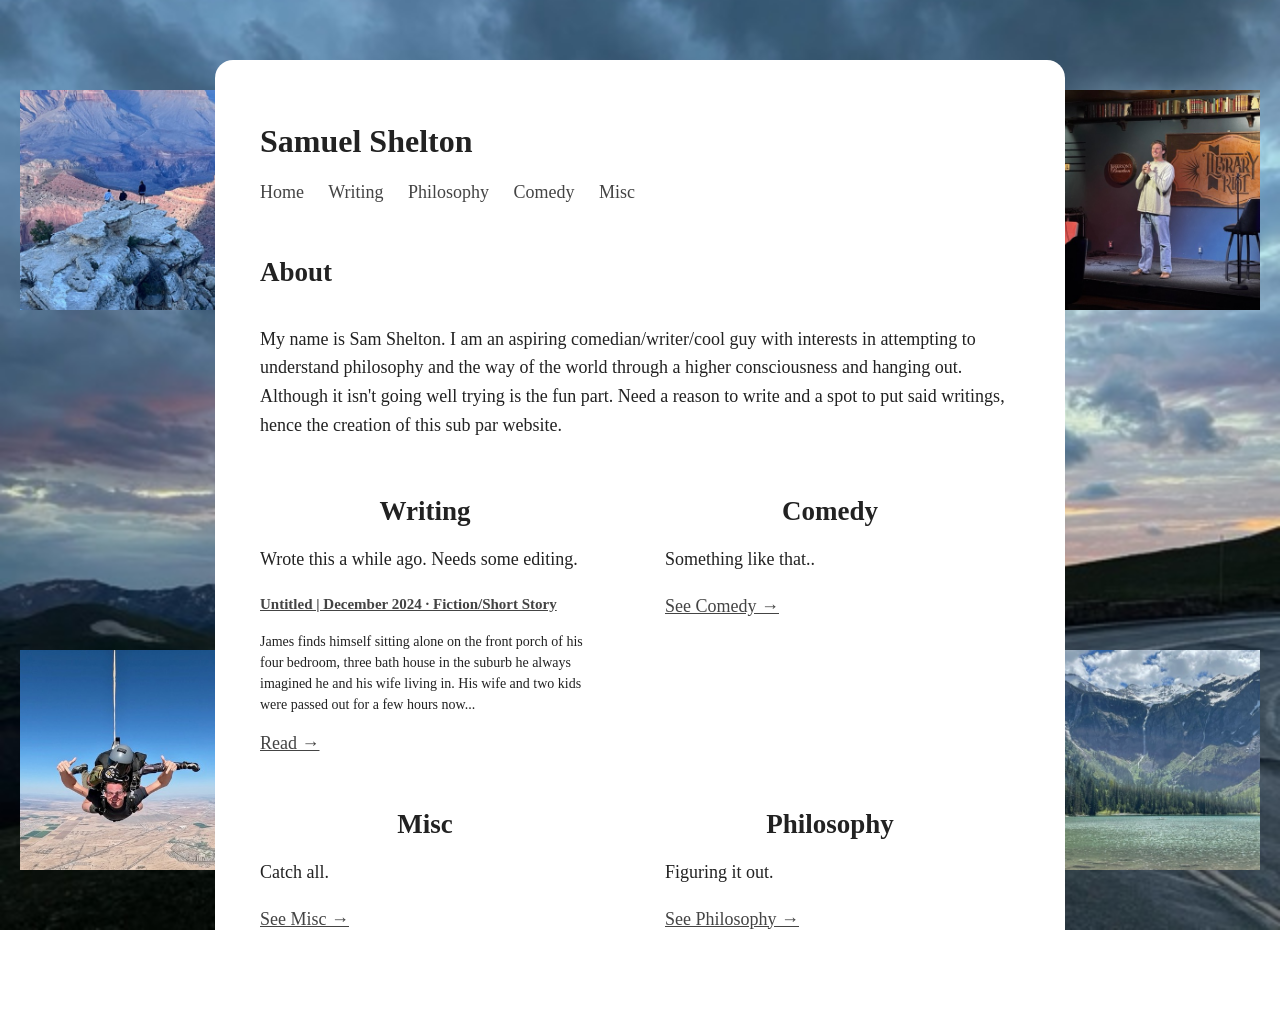
<file: index.html>
<!DOCTYPE html>
<html lang="en">

<head>
    <link rel="icon" type="image/jpeg" href="images/website%20upload/double%20rainbow%20Medium.jpeg">
    <meta charset="UTF-8">
    <meta name="viewport" content="width=device-width, initial-scale=1.0">
    <title>Samuel Shelton</title>

    <link rel="stylesheet" href="style.css">
    <link rel="stylesheet" href="css/home.css">
</head>

<body>

    <!-- MARGIN PHOTOS -->
    <div class="margin-photos">

        <img class="margin-photo left photo-1"
             src="images/website%20upload/grand%20canyon%20Medium.jpeg"
             alt="">

        <img class="margin-photo right photo-2"
             src="images/website%20upload/standup%2001%20Medium.jpeg"
             alt="">

        <img class="margin-photo left photo-3"
             src="images/website%20upload/skydive%20Medium.jpeg"
             alt="">

        <img class="margin-photo right photo-4"
             src="images/website%20upload/montana%20lake%20Medium.jpeg"
             alt="">

    </div>


    <!-- WHITE CONTENT BOX -->
    <div class="home-content">

        <!-- HEADER -->
        <header>

            <h1>Samuel Shelton</h1>

            <nav>
                <a href="index.html">Home</a>
                <a href="writing/">Writing</a>
                <a href="philosophy/">Philosophy</a>
                <a href="comedy/">Comedy</a>
                <a href="misc/">Misc</a>
            </nav>

        </header>


        <main>

            <!-- ABOUT -->
            <section class="about-section">

                <h2>About</h2>

                <p>
                    My name is Sam Shelton. I am an aspiring comedian/writer/cool guy
                    with interests in attempting to understand philosophy and the way
                    of the world through a higher consciousness and hanging out.
                    Although it isn't going well trying is the fun part. Need a reason
                    to write and a spot to put said writings, hence the creation of this sub par website.
                </p>

            </section>


            <!-- FOUR MAIN SECTIONS -->
            <div class="home-grid">


                <!-- WRITING -->
                <section class="home-section writing-home">

                    <h2>
                        <a href="writing/">Writing</a>
                    </h2>

                    <p>
                        Wrote this a while ago. Needs some editing.
                    </p>

                    <h3 class="writing-link">
                        <a href="writing/untitled.html">
                            Untitled | December 2024 · Fiction/Short Story
                        </a>
                    </h3>

                    <p>
                        James finds himself sitting alone on the front porch of his
                        four bedroom, three bath house in the suburb he always imagined
                        he and his wife living in. His wife and two kids were passed
                        out for a few hours now...
                    </p>

                    <a href="writing/untitled.html">Read →</a>

                </section>


                <!-- COMEDY -->
                <section class="home-section">

                    <h2>
                        <a href="comedy/">Comedy</a>
                    </h2>

                    <p>
                        Something like that..
                    </p>

                    <a href="comedy/">See Comedy →</a>

                </section>


                <!-- MISC -->
                <section class="home-section">

                    <h2>
                        <a href="misc/">Misc</a>
                    </h2>

                    <p>
                        Catch all.
                    </p>

                    <a href="misc/">See Misc →</a>

                </section>


                <!-- PHILOSOPHY -->
                <section class="home-section">

                    <h2>
                        <a href="philosophy/">Philosophy</a>
                    </h2>

                    <p>
                        Figuring it out.
                    </p>

                    <a href="philosophy/">See Philosophy →</a>

                </section>


            </div>

        </main>

    </div>

</body>

</html>
</file>
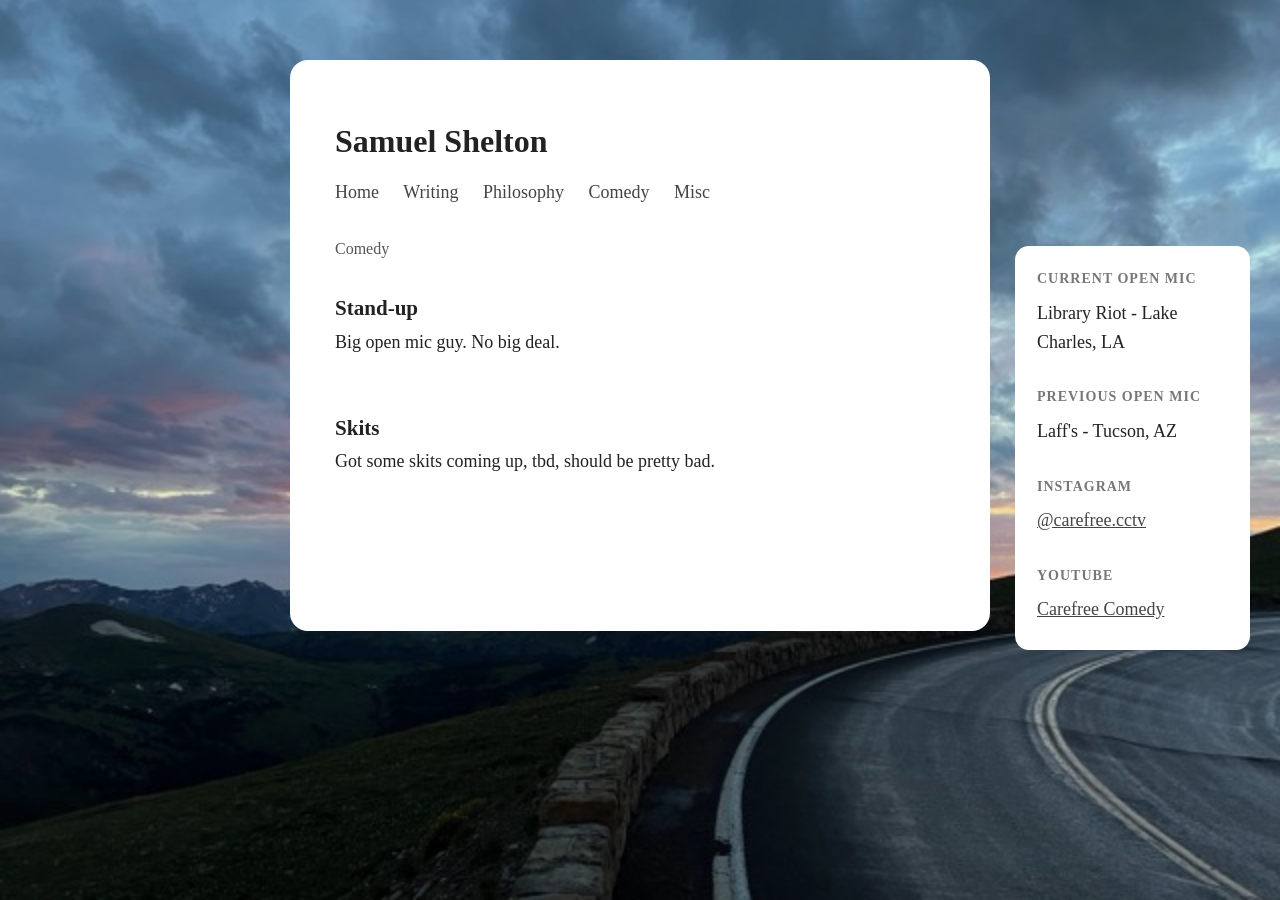
<file: comedy/index.html>
<!DOCTYPE html>
<html lang="en">

<head>
    <meta charset="UTF-8">
    <meta name="viewport" content="width=device-width, initial-scale=1.0">
    
    <title>Comedy — Samuel Shelton</title>

    <link rel="icon" type="image/jpeg" href="../images/website%20upload/double%20rainbow%20Medium.jpeg">
    
    <link rel="stylesheet" href="../style.css">
    <link rel="stylesheet" href="../css/comedy.css">
</head>

<body>

    <header>
        <h1><a href="../index.html">Samuel Shelton</a></h1>

        <nav>
            <a href="../index.html">Home</a>
            <a href="../writing/">Writing</a>
            <a href="../philosophy/">Philosophy</a>
            <a href="../comedy/">Comedy</a>
            <a href="../misc/">Misc</a>
        </nav>
    </header>


    <main class="comedy-page">

        <!-- MAIN BLOG AREA -->

        <div class="comedy-blog">

            <p class="page-label">Comedy</p>


            <!-- BLOG ENTRY -->

            <article class="comedy-entry">

                <h3>Stand-up</h3>

                <p>
                    Big open mic guy. No big deal.

            </article>


            <!-- BLOG ENTRY -->

            <article class="comedy-entry">

                <h3>Skits</h3>

                <p>
                    Got some skits coming up, tbd, should be pretty bad.
                </p>

            </article>

        </div>


        <!-- RIGHT SIDEBAR -->

        <aside class="comedy-sidebar">

            <div class="sidebar-section">
                <h3>Current Open Mic</h3>
                <p>Library Riot - Lake Charles, LA</p>
            </div>

            <div class="sidebar-section">
                <h3>Previous Open Mic</h3>
                <p>Laff's - Tucson, AZ</p>
            </div>

            <div class="sidebar-section">
                <h3>Instagram</h3>
                <p>
                    <a href="https://www.instagram.com/carefree.cctv/" target="_blank">
                        @carefree.cctv
                    </a>
                </p>
            </div>

            <div class="sidebar-section">
                <h3>YouTube</h3>
                <p>
                    <a href="https://www.youtube.com/@carefree.comedy" target="_blank">
                        Carefree Comedy
                    </a>
                </p>
            </div>

        </aside>

    </main>

</body>

</html>
</file>
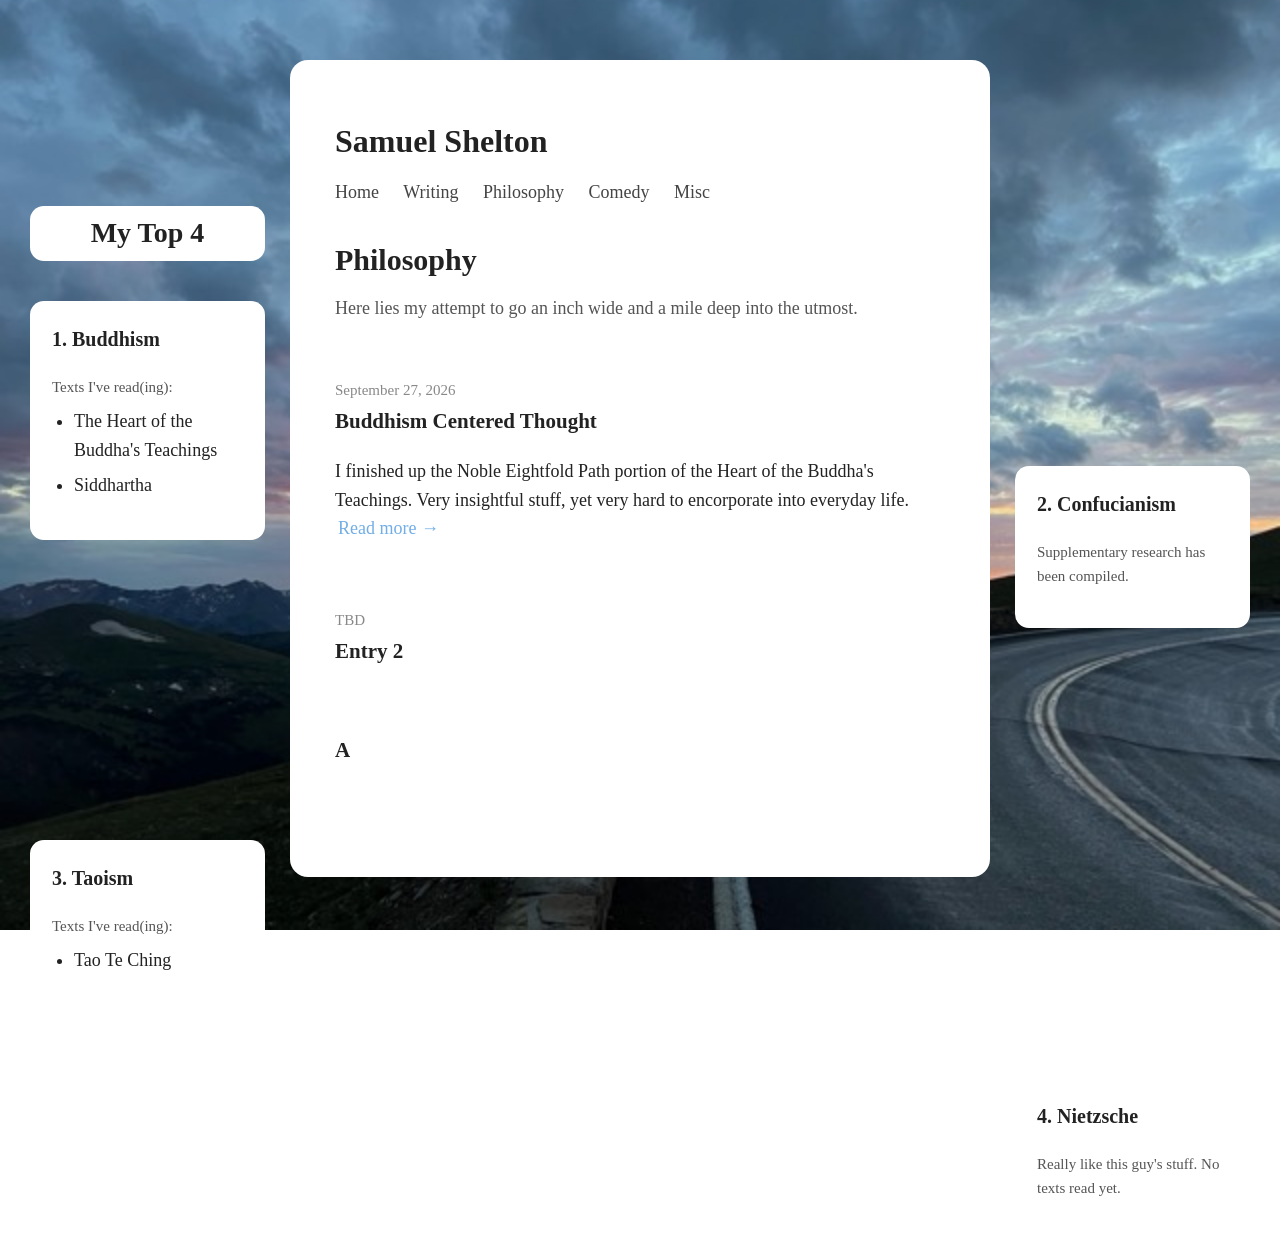
<file: philosophy/index.html>
<!DOCTYPE html>
<html lang="en">

<head>
    <meta charset="UTF-8">
    <meta name="viewport" content="width=device-width, initial-scale=1.0">

    <title>Philosophy — Samuel Shelton</title>

    <link rel="icon" type="image/jpeg" href="../images/website%20upload/double%20rainbow%20Medium.jpeg">

    <link rel="stylesheet" href="../style.css">
    <link rel="stylesheet" href="../css/philosophy.css">
</head>

<body>

    <header>
        <h1><a href="../index.html">Samuel Shelton</a></h1>

        <nav>
            <a href="../index.html">Home</a>
            <a href="../writing/">Writing</a>
            <a href="../philosophy/">Philosophy</a>
            <a href="../comedy/">Comedy</a>
            <a href="../misc/">Misc</a>
        </nav>
    </header>


    <main class="philosophy-page">

        <!-- =========================
             LEFT SIDE
        ========================== -->

        <aside class="philosophy-side philosophy-left">

            <!-- MY TOP 4 LABEL -->

            <div class="philosophy-top-four">
                My Top 4
            </div>


            <!-- PHILOSOPHY #1 -->

            <div class="philosophy-card philosophy-card-1">

                <h2>1. Buddhism</h2>

                <p class="philosophy-card-label">
                    Texts I've read(ing):
                </p>

                <ul>
                    <li>The Heart of the Buddha's Teachings</li>
                    <li>Siddhartha</li>
                </ul>

            </div>


            <!-- PHILOSOPHY #3 -->

            <div class="philosophy-card philosophy-card-3">

                <h2>3. Taoism</h2>

                <p class="philosophy-card-label">
                    Texts I've read(ing):
                </p>

                <ul>
                    <li>Tao Te Ching</li>
                </ul>

            </div>

        </aside>


        <!-- =========================
             CENTER JOURNAL
        ========================== -->

        <section class="philosophy-journal">

            <h1>Philosophy</h1>

            <p class="philosophy-intro">
                Here lies my attempt to go an inch wide and a mile deep into the utmost.
            </p>


            <!-- =========================
                 JOURNAL ENTRY #1
            ========================== -->

            <article class="philosophy-entry">

                <p class="philosophy-date">
                    September 27, 2026
                </p>

                <h2>Buddhism Centered Thought</h2>

                <!-- PREVIEW -->

                <p class="philosophy-preview">
                    I finished up the Noble Eightfold Path portion of the Heart of the Buddha's Teachings. Very insightful stuff, yet very hard to encorporate into everyday life.
                    <button
                        class="read-more-button"
                        type="button"
                        onclick="expandPhilosophy(this)">
                        Read more →
                    </button>
                </p>


                <!-- HIDDEN FULL TEXT -->

                <div class="philosophy-expanded">

                    <p>
                        Right mindfulness may be the kicker here. If you can practice that one conquering the rest comes much easier. To have a mind that is not all over the place all the time is not an easy thing to do. Another concept that is different from most modern ideologies is the art of detatchment. Imagine wanting to achieve something. Frowned upon word there is wanting. It's nearly impossible, without devoting one's whole life, to live via the eightfold path if you want to achieve something. On the contrary, i could be missing the point.
                    </p>

                    <p>
                        This is why I have been more inclined to round up bits and pieces from a few of these guys. I have deep respect for the morals that Buddhism introduces. But being a young man I'm naturally drawn to the the Nietzschean idea of Nihilism and logotherapy, creating meaning for yourself, committed to creating your own reality and keeping up with one's own future while still being righteous. And doing so however he see fit.
                    </p>

                    <p>
                        I think it would be ignorant to say that Buddhism is outdated because it is not. It is not a viable way to live for most people, including myself. I can only strive to align with the noble eightfold path beacuse I do believe that true happiness can emerge from that path. But it will take a lifetime or two to get there. Rereading this I can see it is all over the place, but that's the beauty of progress.
                    </p>

                    <button
                        class="show-less-button"
                        type="button"
                        onclick="collapsePhilosophy(this)">
                        Show less ↑
                    </button>

                </div>

            </article>


            <!-- =========================
                 JOURNAL ENTRY #2
            ========================== -->

            <article class="philosophy-entry">

                <p class="philosophy-date">TBD</p>

                <h2>Entry 2</h2>

                <p>
                </p>

            </article>


            <!-- =========================
                 JOURNAL ENTRY #3
            ========================== -->

            <article class="philosophy-entry">

                <p class="philosophy-date"></p>

                <h2></h2>

                <p>
                </p>

            </article>


            <!-- =========================
                 JOURNAL ENTRY #4
            ========================== -->

            <article class="philosophy-entry">

                <p class="philosophy-date"></p>

                <h2>A</h2>

                <p>
                </p>

            </article>

        </section>


        <!-- =========================
             RIGHT SIDE
        ========================== -->

        <aside class="philosophy-side philosophy-right">

            <!-- PHILOSOPHY #2 -->

            <div class="philosophy-card philosophy-card-2">

                <h2>2. Confucianism</h2>

                <p class="philosophy-card-label">
                    Supplementary research has been compiled.
                </p>

                <ul>
                </ul>

            </div>


            <!-- PHILOSOPHY #4 -->

            <div class="philosophy-card philosophy-card-4">

                <h2>4. Nietzsche</h2>

                <p class="philosophy-card-label">
                    Really like this guy's stuff. No texts read yet.
                </p>

                <ul>
                </ul>

            </div>

        </aside>

    </main>


    <!-- =========================
         READ MORE SCRIPT
    ========================== -->

    <script>

        function expandPhilosophy(button) {

            const entry = button.closest(".philosophy-entry");

            const expandedText = entry.querySelector(".philosophy-expanded");

            expandedText.style.display = "block";

            button.style.display = "none";

        }


        function collapsePhilosophy(button) {

            const entry = button.closest(".philosophy-entry");

            const expandedText = entry.querySelector(".philosophy-expanded");

            const readMoreButton = entry.querySelector(".read-more-button");

            expandedText.style.display = "none";

            readMoreButton.style.display = "inline";

        }

    </script>

</body>

</html>
</file>
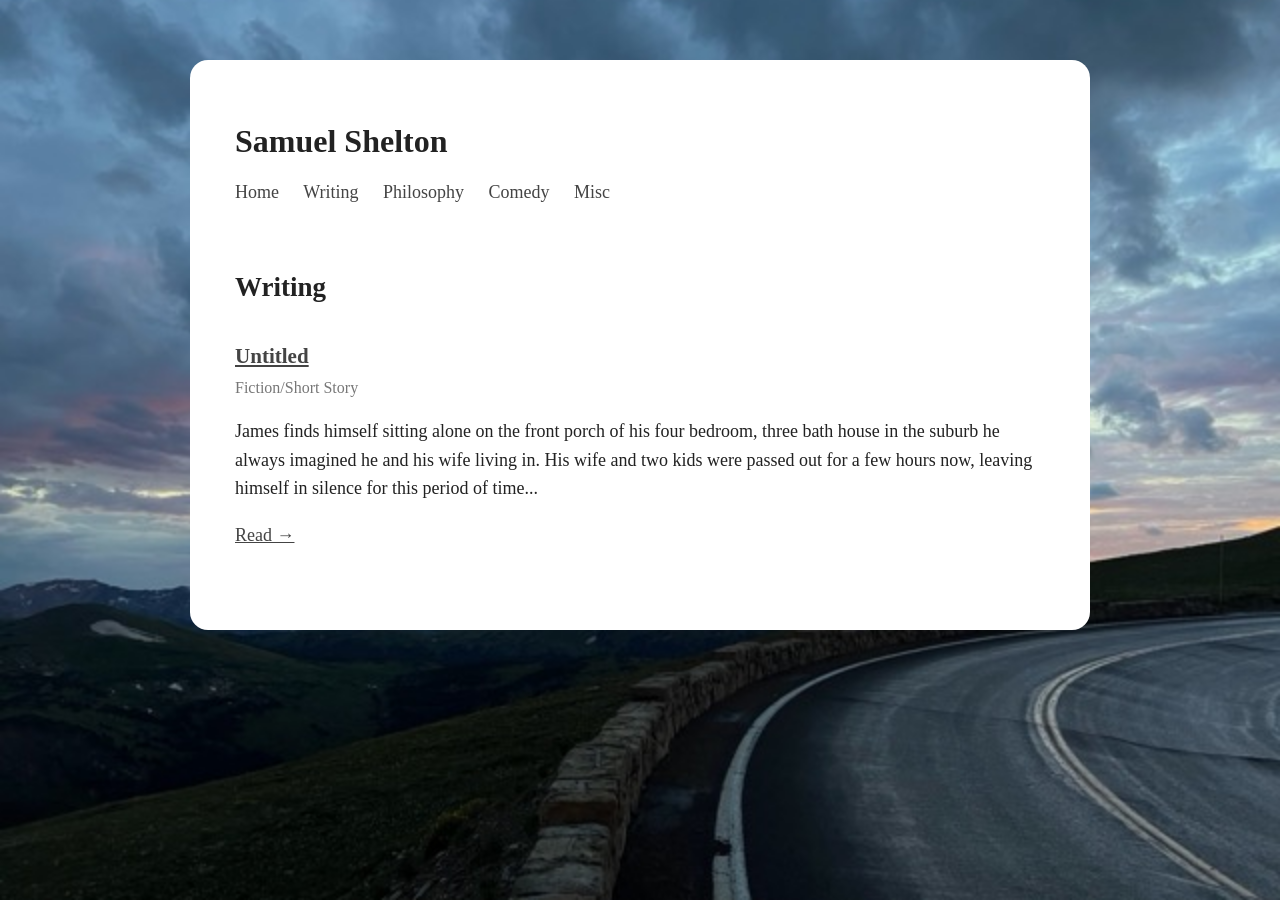
<file: writing/index.html>
<!DOCTYPE html>
<html lang="en">

<head>
    <meta charset="UTF-8">
    <meta name="viewport" content="width=device-width, initial-scale=1.0">
    <title>Writing — Samuel Shelton</title>
    <link rel="icon" type="image/jpeg" href="../images/website%20upload/double%20rainbow%20Medium.jpeg">
    <link rel="stylesheet" href="../style.css">
    <link rel="stylesheet" href="../css/writing.css">
</head>

<body>

    <header>
        <h1><a href="../index.html">Samuel Shelton</a></h1>

        <nav>
            <a href="../index.html">Home</a>
            <a href="../writing/">Writing</a>
            <a href="../philosophy/">Philosophy</a>
            <a href="../comedy/">Comedy</a>
            <a href="../misc/">Misc</a>

        </nav>
    </header>

    <main>

        <h2>Writing</h2>

        <article class="writing-preview">

            <h3>
                <a href="../writing/untitled.html">Untitled</a>
            </h3>

            <p class="post-info">Fiction/Short Story</p>

            <p>
                James finds himself sitting alone on the front porch of his
                four bedroom, three bath house in the suburb he always imagined
                he and his wife living in. His wife and two kids were passed
                out for a few hours now, leaving himself in silence for this
                period of time...
            </p>

            <a href="../writing/untitled.html">Read →</a>

        </article>

    </main>

</body>

</html>
</file>
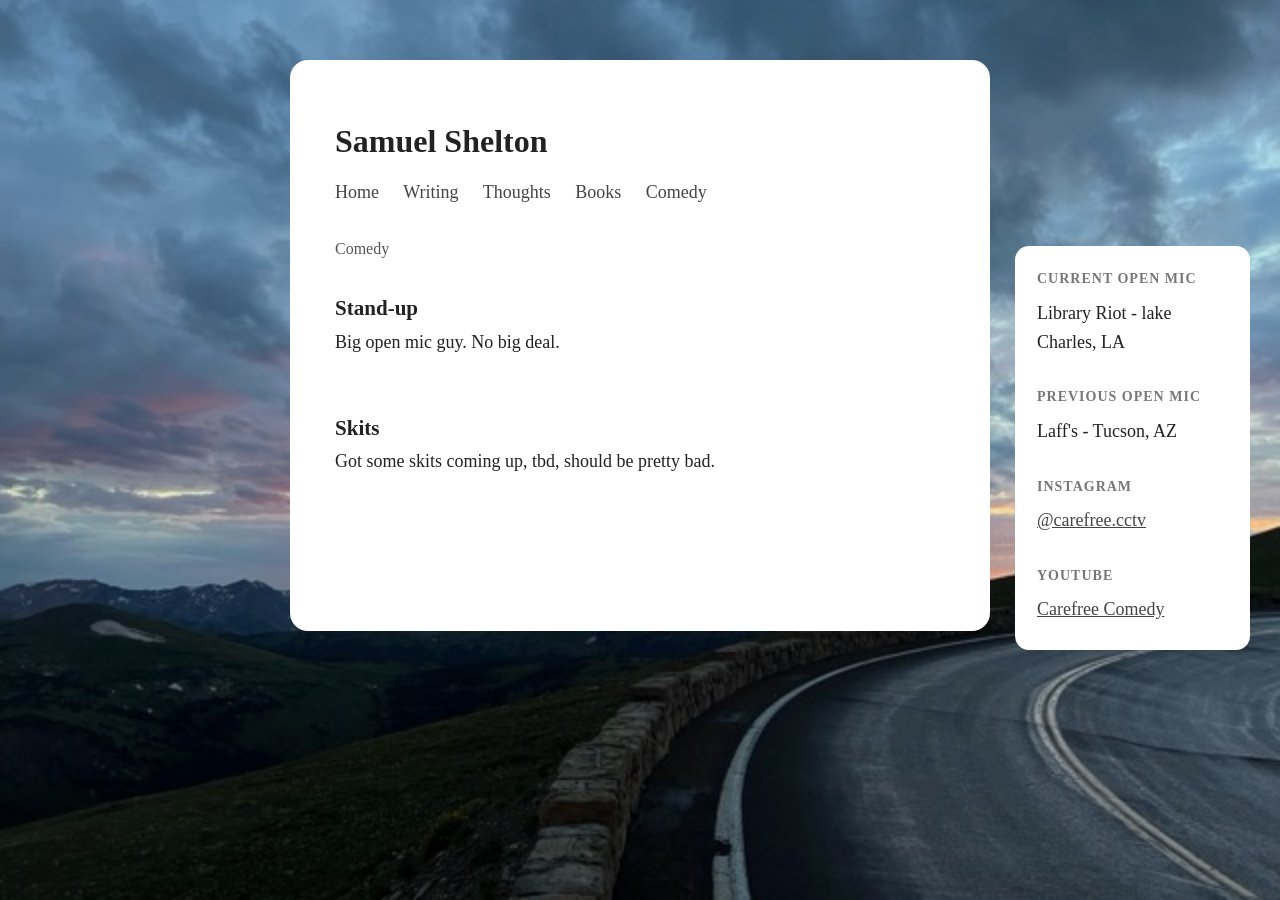
<file: comedy.html>
<!DOCTYPE html>
<html lang="en">

<head>
    <meta charset="UTF-8">
    <meta name="viewport" content="width=device-width, initial-scale=1.0">
    <title>Comedy — Samuel Shelton</title>
    <link rel="stylesheet" href="style.css">
    <link rel="stylesheet" href="css/comedy.css">
</head>

<body>

    <header>
        <h1><a href="index.html">Samuel Shelton</a></h1>

        <nav>
            <a href="index.html">Home</a>
            <a href="writing.html">Writing</a>
            <a href="thoughts.html">Thoughts</a>
            <a href="Books.html">Books</a>
            <a href="comedy.html">Comedy</a>
        </nav>
    </header>


    <main class="comedy-page">

        <!-- MAIN BLOG AREA -->

        <div class="comedy-blog">

            <p class="page-label">Comedy</p>


            <!-- BLOG ENTRY -->

            <article class="comedy-entry">

                <h3>Stand-up</h3>

                <p>
                    Big open mic guy. No big deal.

            </article>


            <!-- BLOG ENTRY -->

            <article class="comedy-entry">

                <h3>Skits</h3>

                <p>
                    Got some skits coming up, tbd, should be pretty bad.
                </p>

            </article>

        </div>


        <!-- RIGHT SIDEBAR -->

        <aside class="comedy-sidebar">

            <div class="sidebar-section">
                <h3>Current Open Mic</h3>
                <p>Library Riot - lake Charles, LA</p>
            </div>

            <div class="sidebar-section">
                <h3>Previous Open Mic</h3>
                <p>Laff's - Tucson, AZ</p>
            </div>

            <div class="sidebar-section">
                <h3>Instagram</h3>
                <p>
                    <a href="https://www.instagram.com/carefree.cctv/" target="_blank">
                        @carefree.cctv
                    </a>
                </p>
            </div>

            <div class="sidebar-section">
                <h3>YouTube</h3>
                <p>
                    <a href="https://www.youtube.com/@carefree.comedy" target="_blank">
                        Carefree Comedy
                    </a>
                </p>
            </div>

        </aside>

    </main>

</body>

</html>
</file>
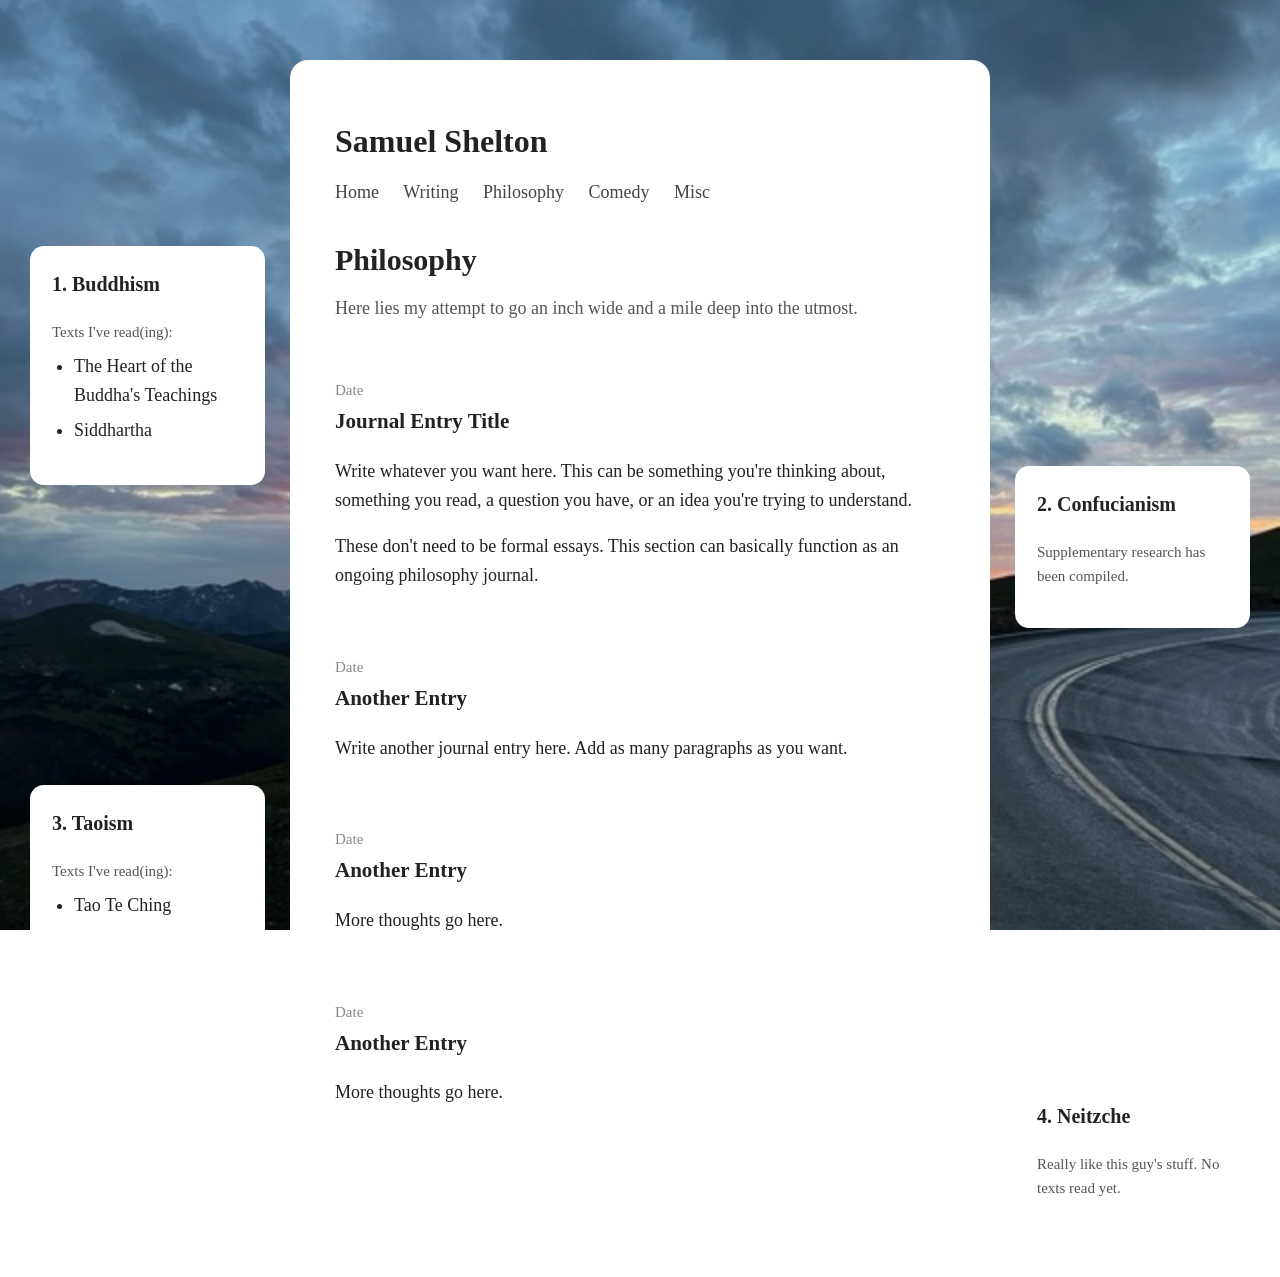
<file: philosophy.html>
<!DOCTYPE html>
<html lang="en">

<head>
    <meta charset="UTF-8">
    <meta name="viewport" content="width=device-width, initial-scale=1.0">
    <title>Philosophy — Samuel Shelton</title>
    <link rel="stylesheet" href="style.css">
    <link rel="stylesheet" href="css/philosophy.css"></head>

<body>

    <header>
        <h1><a href="index.html">Samuel Shelton</a></h1>

        <nav>
            <a href="index.html">Home</a>
            <a href="writing.html">Writing</a>
            <a href="philosophy.html">Philosophy</a>
            <a href="comedy.html">Comedy</a>
            <a href="misc.html">Misc</a>

        </nav>
    </header>


    <main class="philosophy-page">

        <!-- LEFT SIDE -->

        <aside class="philosophy-side philosophy-left">

            <!-- PHILOSOPHY #1 -->
            <div class="philosophy-card philosophy-card-1">

                <h2>1. Buddhism</h2>

                <p class="philosophy-card-label">Texts I've read(ing):</p>

                <ul>
                    <li>The Heart of the Buddha's Teachings</li>
                    
                    <li>Siddhartha</li>
                </ul>

            </div>


            <!-- PHILOSOPHY #3 -->
            <div class="philosophy-card philosophy-card-3">

                <h2>3. Taoism</h2>

                <p class="philosophy-card-label">Texts I've read(ing):</p>

                <ul>
                    <li>Tao Te Ching</li>
                </ul>

            </div>

        </aside>


        <!-- CENTER JOURNAL -->

        <section class="philosophy-journal">

            <h1>Philosophy</h1>

            <p class="philosophy-intro">
                Here lies my attempt to go an inch wide and a mile deep into the utmost. 
            </p>


            <!-- JOURNAL ENTRY -->

            <article class="philosophy-entry">

                <p class="philosophy-date">Date</p>

                <h2>Journal Entry Title</h2>

                <p>
                    Write whatever you want here. This can be something you're
                    thinking about, something you read, a question you have,
                    or an idea you're trying to understand.
                </p>

                <p>
                    These don't need to be formal essays. This section can
                    basically function as an ongoing philosophy journal.
                </p>

            </article>


            <!-- JOURNAL ENTRY -->

            <article class="philosophy-entry">

                <p class="philosophy-date">Date</p>

                <h2>Another Entry</h2>

                <p>
                    Write another journal entry here. Add as many paragraphs
                    as you want.
                </p>

            </article>


            <!-- JOURNAL ENTRY -->

            <article class="philosophy-entry">

                <p class="philosophy-date">Date</p>

                <h2>Another Entry</h2>

                <p>
                    More thoughts go here.
                </p>

            </article>


            <!-- JOURNAL ENTRY -->

            <article class="philosophy-entry">

                <p class="philosophy-date">Date</p>

                <h2>Another Entry</h2>

                <p>
                    More thoughts go here.
                </p>

            </article>

        </section>


        <!-- RIGHT SIDE -->

        <aside class="philosophy-side philosophy-right">

            <!-- PHILOSOPHY #2 -->
            <div class="philosophy-card philosophy-card-2">

                <h2>2. Confucianism</h2>

                <p class="philosophy-card-label">Supplementary research has been compiled.</p>

                <ul>
                    
                </ul>

            </div>


            <!-- PHILOSOPHY #4 -->
            <div class="philosophy-card philosophy-card-4">

                <h2>4. Neitzche</h2>

                <p class="philosophy-card-label">Really like this guy's stuff. No texts read yet.</p>

                <ul>
                    
                </ul>

            </div>

        </aside>

    </main>

</body>

</html>
</file>
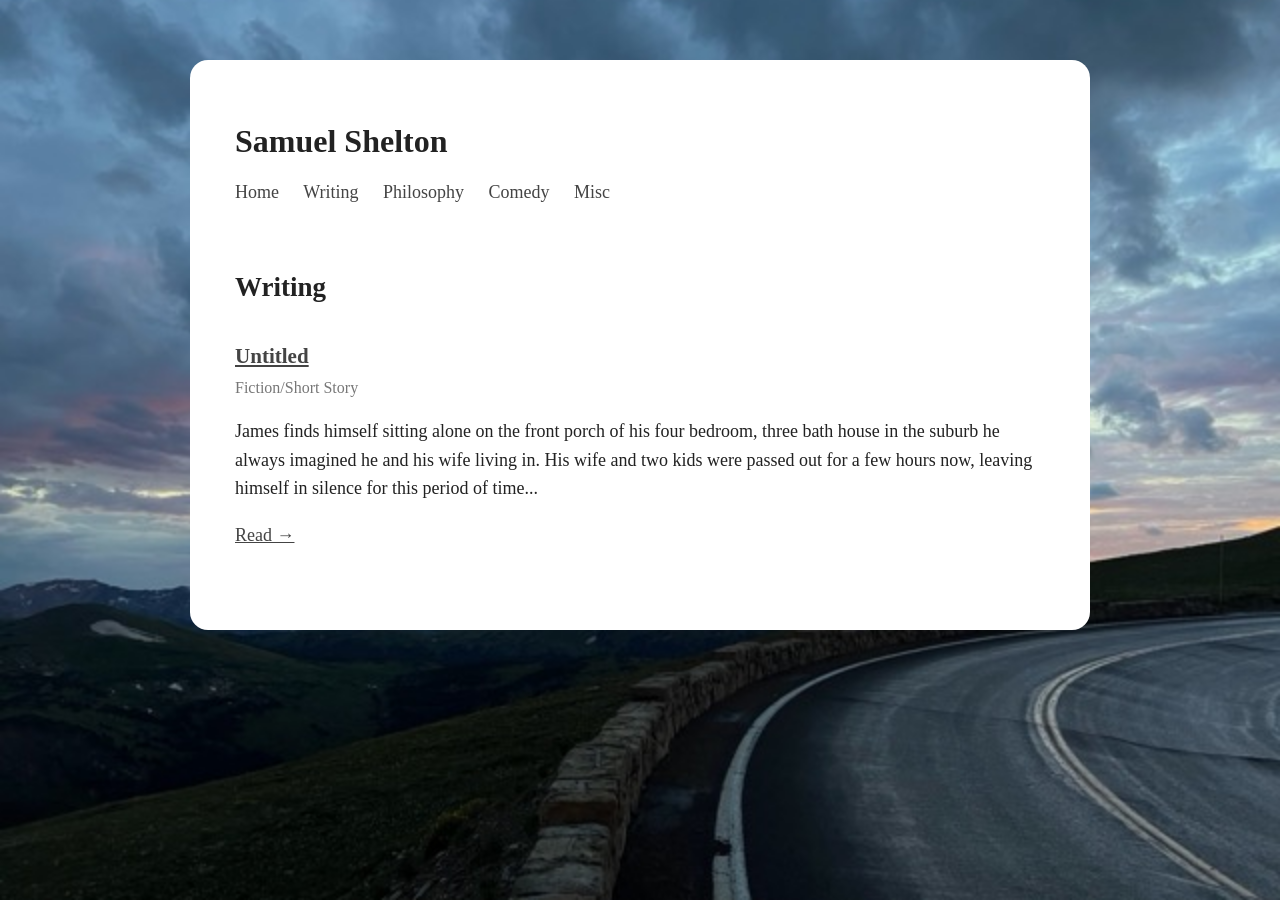
<file: writing.html>
<!DOCTYPE html>
<html lang="en">

<head>
    <meta charset="UTF-8">
    <meta name="viewport" content="width=device-width, initial-scale=1.0">
    <title>Writing — Samuel Shelton</title>
    <link rel="stylesheet" href="style.css">
    <link rel="stylesheet" href="css/writing.css">
</head>

<body>

    <header>
        <h1>Samuel Shelton</h1>

        <nav>
            <a href="index.html">Home</a>
            <a href="writing.html">Writing</a>
            <a href="philosophy.html">Philosophy</a>
            <a href="comedy.html">Comedy</a>
            <a href="misc.html">Misc</a>

        </nav>
    </header>

    <main>

        <h2>Writing</h2>

        <article class="writing-preview">

            <h3>
                <a href="writing/untitled.html">Untitled</a>
            </h3>

            <p class="post-info">Fiction/Short Story</p>

            <p>
                James finds himself sitting alone on the front porch of his
                four bedroom, three bath house in the suburb he always imagined
                he and his wife living in. His wife and two kids were passed
                out for a few hours now, leaving himself in silence for this
                period of time...
            </p>

            <a href="writing/untitled.html">Read →</a>

        </article>

    </main>

</body>

</html>
</file>
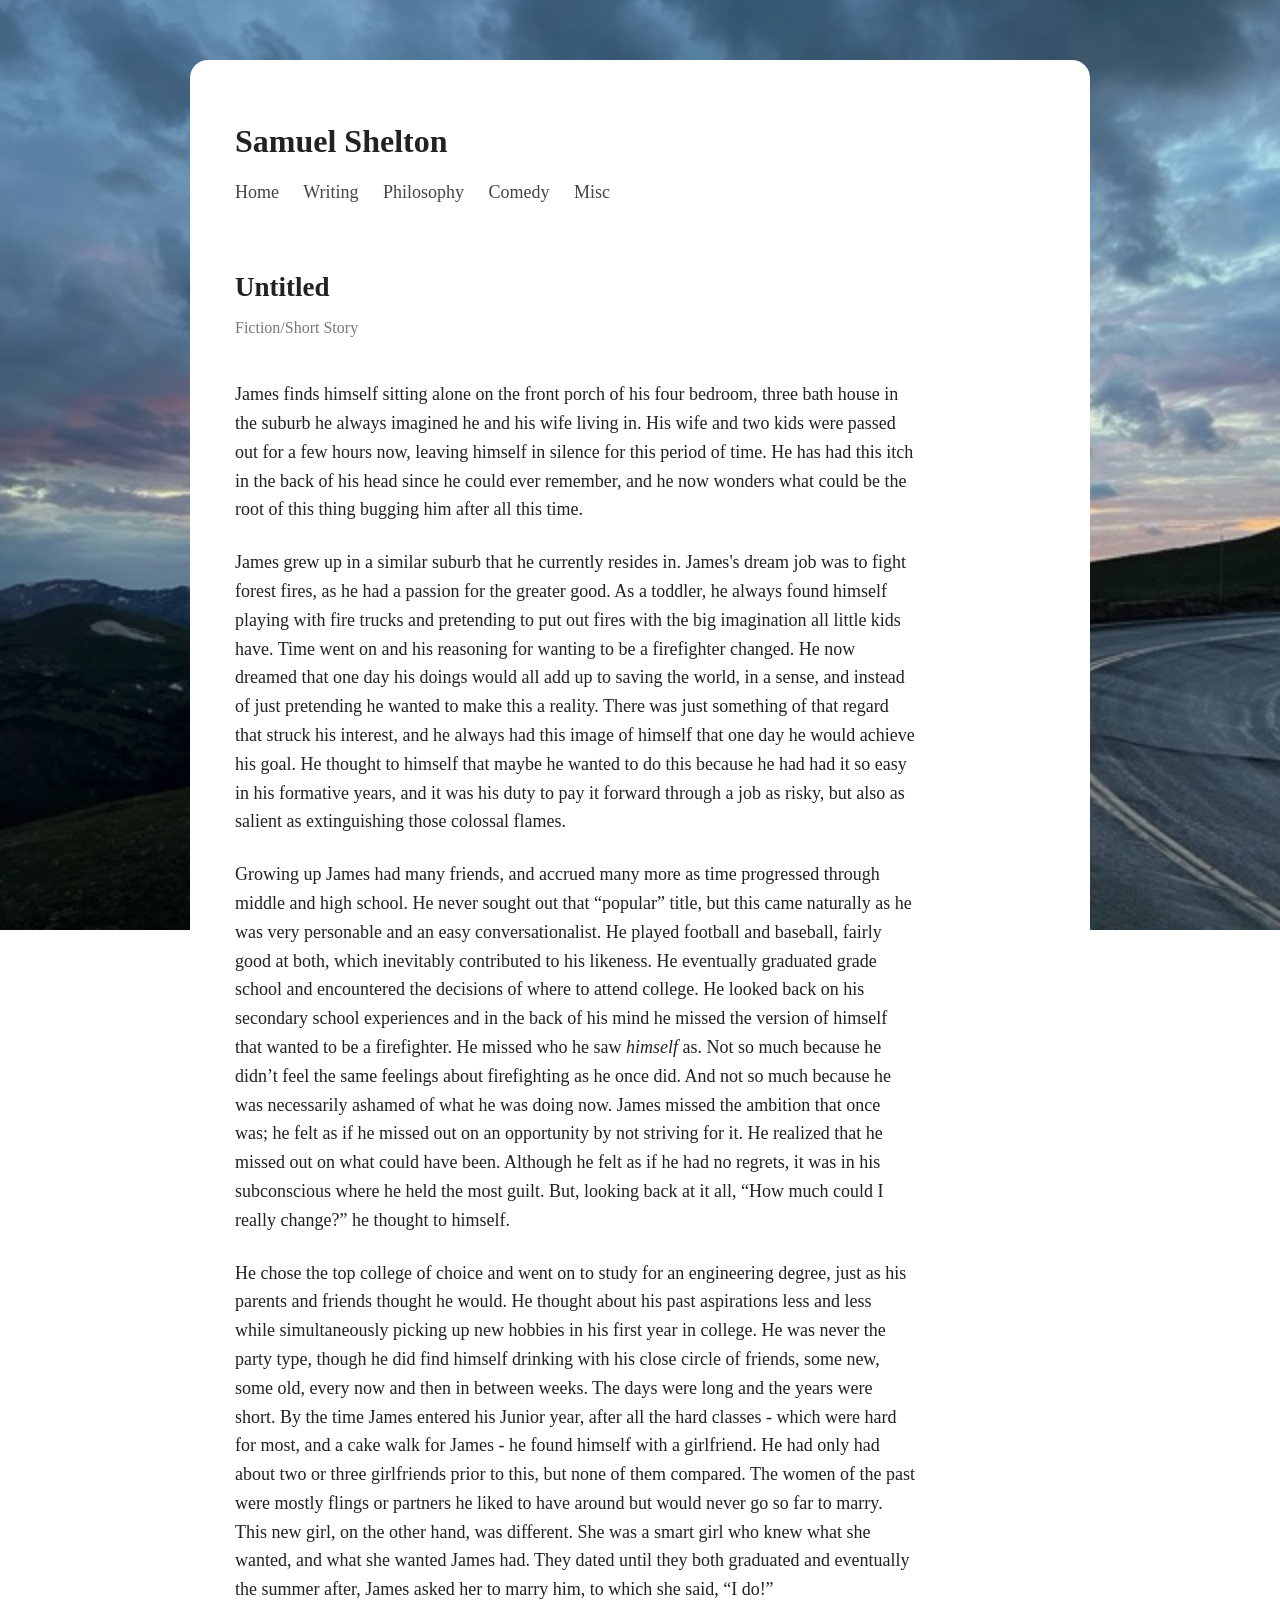
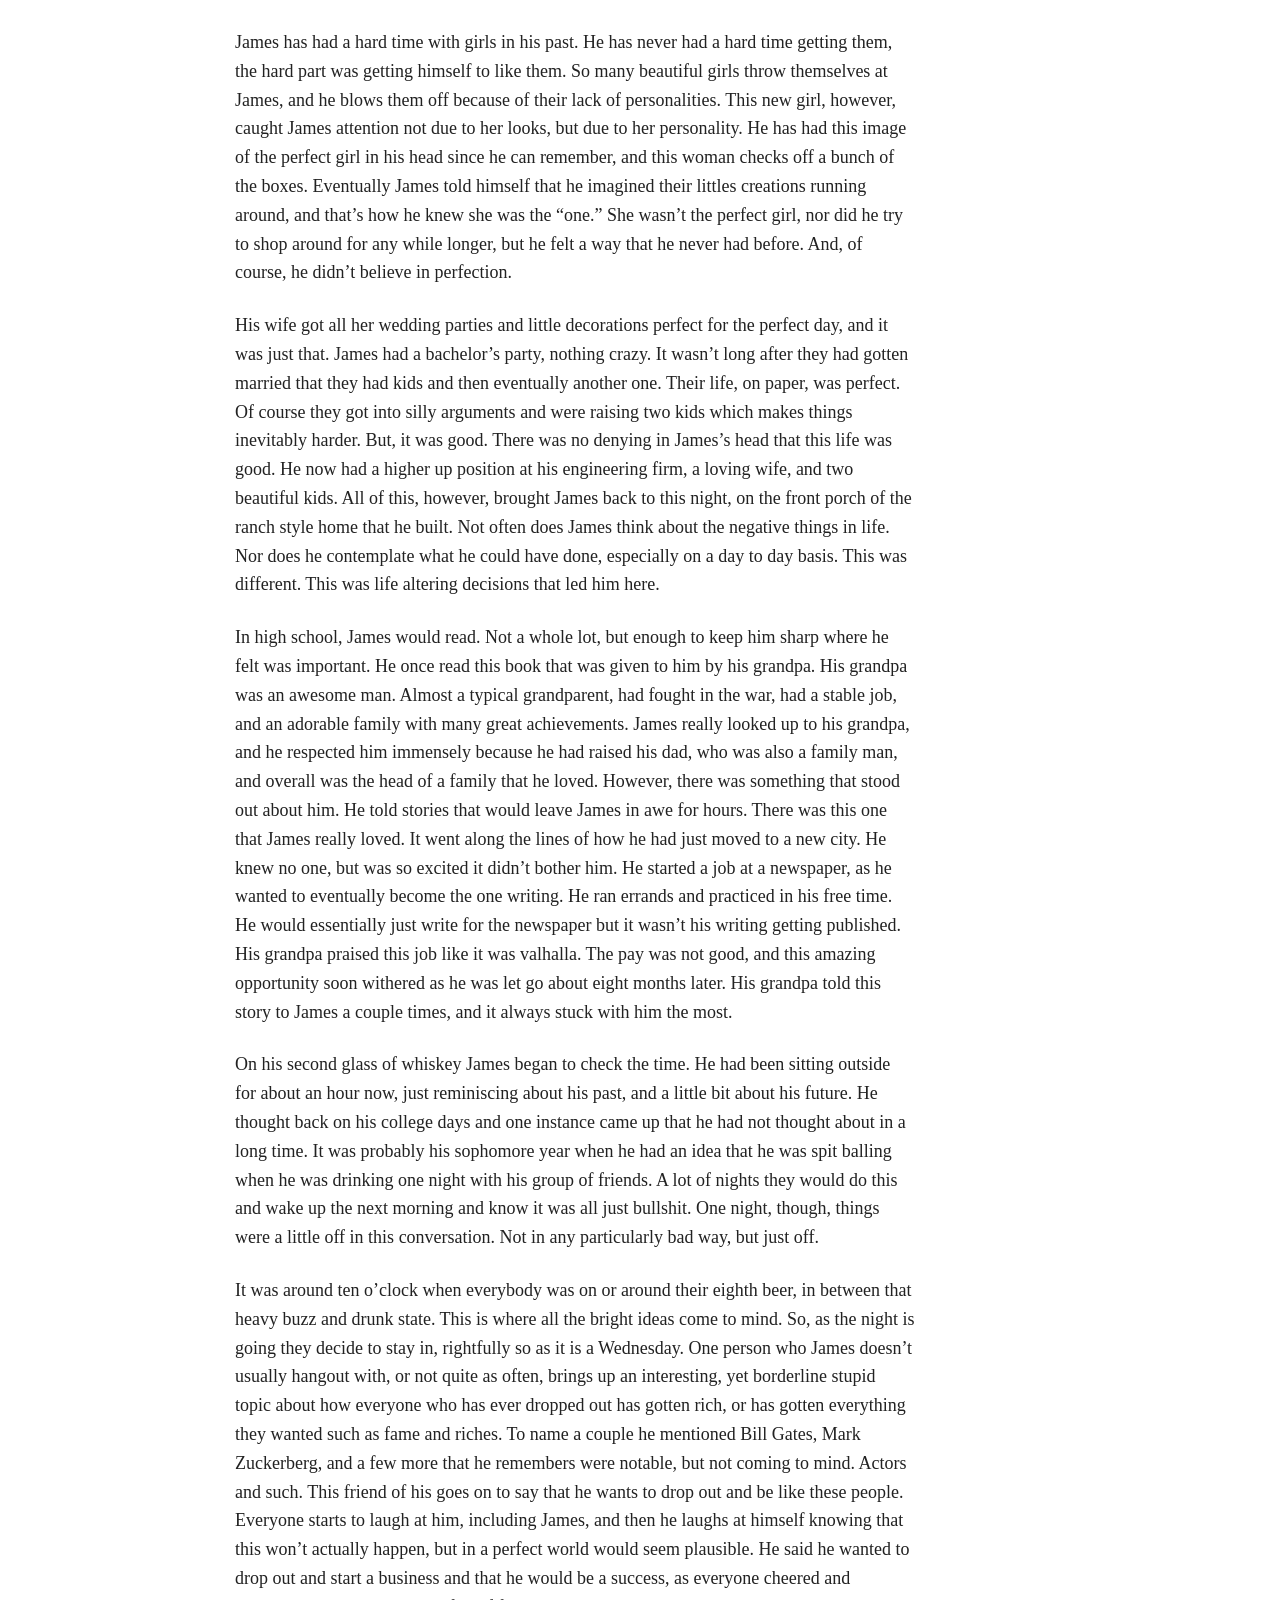
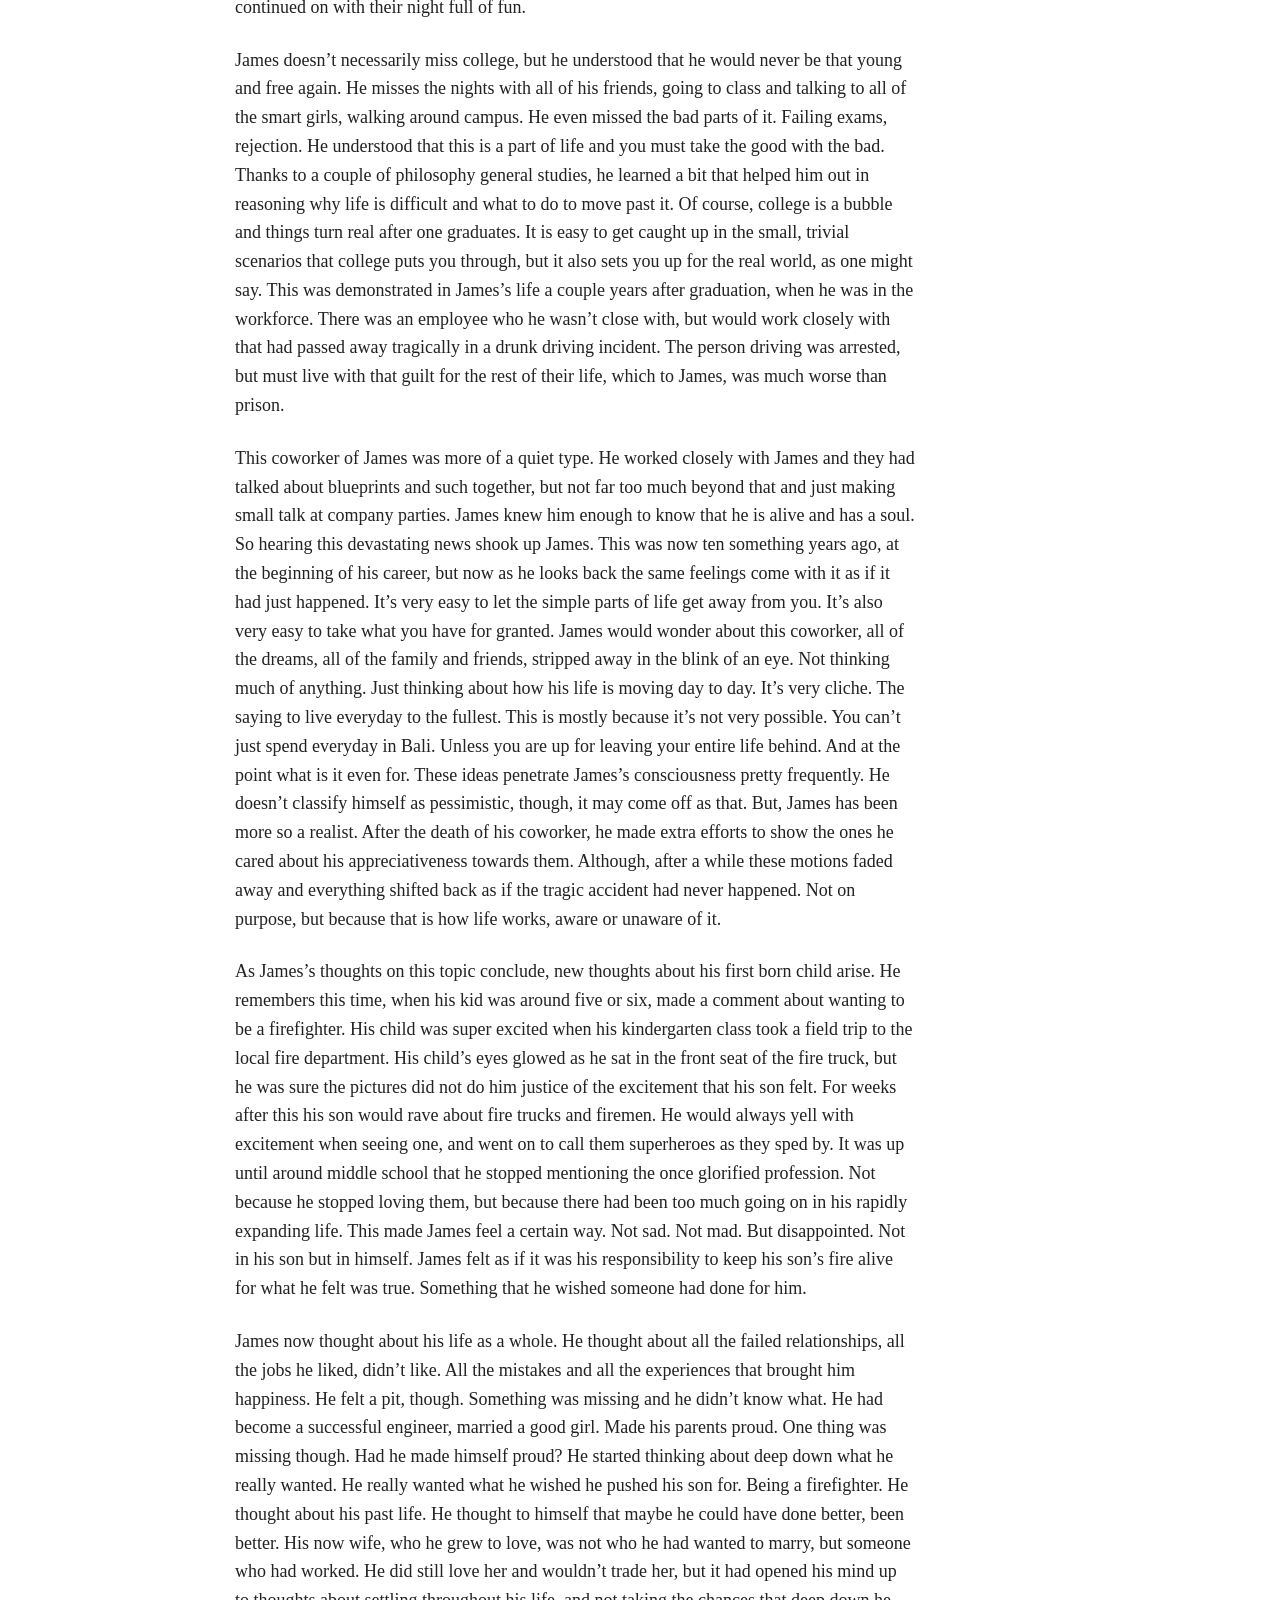
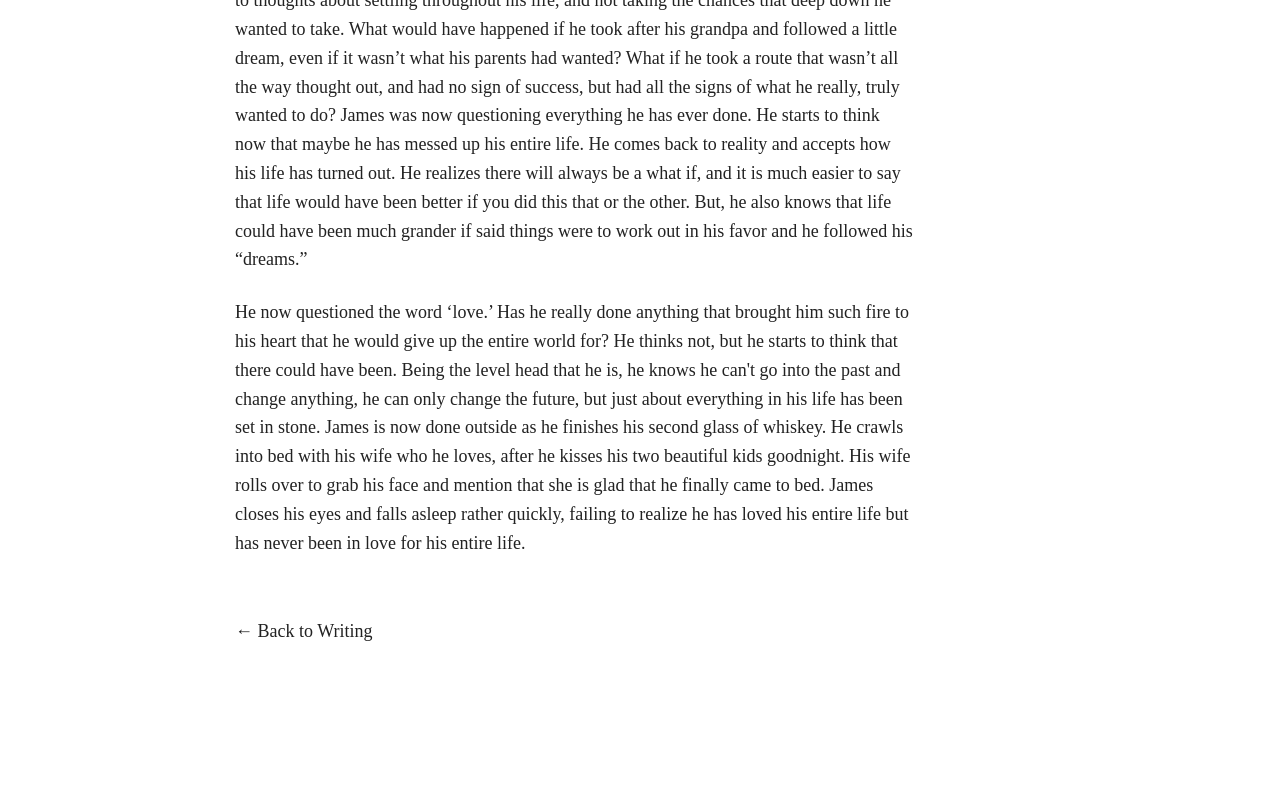
<file: writing/untitled.html>
<!DOCTYPE html>
<html lang="en">

<head>
    <meta charset="UTF-8">
    <meta name="viewport" content="width=device-width, initial-scale=1.0">
    <title>Untitled — Samuel Shelton</title>
    <link rel="icon" type="image/jpeg" href="../images/website%20upload/double%20rainbow%20Medium.jpeg">
    <link rel="stylesheet" href="../style.css">
    <link rel="stylesheet" href="../css/writing.css">
</head>

<body>

    <header>
        <h1><a href="../index.html">Samuel Shelton</a></h1>

        <nav>
            <a href="../index.html">Home</a>
            <a href="../writing/">Writing</a>
            <a href="../philosophy/">Philosophy</a>
            <a href="../comedy/">Comedy</a>
            <a href="../misc/">Misc</a>

        </nav>
    </header>

<main>

    <article class="story">

        <header class="story-header">
            <h2>Untitled</h2>
            <p class="post-info">Fiction/Short Story</p>
        </header>

        <p>
            James finds himself sitting alone on the front porch of his four bedroom,
            three bath house in the suburb he always imagined he and his wife living in.
            His wife and two kids were passed out for a few hours now, leaving himself
            in silence for this period of time. He has had this itch in the back of his
            head since he could ever remember, and he now wonders what could be the root
            of this thing bugging him after all this time.
        </p>

        <p>
            James grew up in a similar suburb that he currently resides in. James's
            dream job was to fight forest fires, as he had a passion for the greater
            good. As a toddler, he always found himself playing with fire trucks and
            pretending to put out fires with the big imagination all little kids have.
            Time went on and his reasoning for wanting to be a firefighter changed. He
            now dreamed that one day his doings would all add up to saving the world, in
            a sense, and instead of just pretending he wanted to make this a reality.
            There was just something of that regard that struck his interest, and he
            always had this image of himself that one day he would achieve his goal. He
            thought to himself that maybe he wanted to do this because he had had it so
            easy in his formative years, and it was his duty to pay it forward through
            a job as risky, but also as salient as extinguishing those colossal flames.
        </p>

        <p>
            Growing up James had many friends, and accrued many more as time progressed
            through middle and high school. He never sought out that “popular” title,
            but this came naturally as he was very personable and an easy conversationalist.
            He played football and baseball, fairly good at both, which inevitably
            contributed to his likeness. He eventually graduated grade school and
            encountered the decisions of where to attend college. He looked back on his
            secondary school experiences and in the back of his mind he missed the
            version of himself that wanted to be a firefighter. He missed who he saw
            <em>himself</em> as. Not so much because he didn’t feel the same feelings
            about firefighting as he once did. And not so much because he was necessarily
            ashamed of what he was doing now. James missed the ambition that once was;
            he felt as if he missed out on an opportunity by not striving for it. He
            realized that he missed out on what could have been. Although he felt as if
            he had no regrets, it was in his subconscious where he held the most guilt.
            But, looking back at it all, “How much could I really change?” he thought to
            himself.
        </p>

        <p>
            He chose the top college of choice and went on to study for an engineering
            degree, just as his parents and friends thought he would. He thought about
            his past aspirations less and less while simultaneously picking up new
            hobbies in his first year in college. He was never the party type, though
            he did find himself drinking with his close circle of friends, some new,
            some old, every now and then in between weeks. The days were long and the
            years were short. By the time James entered his Junior year, after all the
            hard classes - which were hard for most, and a cake walk for James - he
            found himself with a girlfriend. He had only had about two or three
            girlfriends prior to this, but none of them compared. The women of the past
            were mostly flings or partners he liked to have around but would never go so
            far to marry. This new girl, on the other hand, was different. She was a
            smart girl who knew what she wanted, and what she wanted James had. They
            dated until they both graduated and eventually the summer after, James asked
            her to marry him, to which she said, “I do!”
        </p>

        <p>
            James has had a hard time with girls in his past. He has never had a hard
            time getting them, the hard part was getting himself to like them. So many
            beautiful girls throw themselves at James, and he blows them off because of
            their lack of personalities. This new girl, however, caught James attention
            not due to her looks, but due to her personality. He has had this image of
            the perfect girl in his head since he can remember, and this woman checks
            off a bunch of the boxes. Eventually James told himself that he imagined
            their littles creations running around, and that’s how he knew she was the
            “one.” She wasn’t the perfect girl, nor did he try to shop around for any
            while longer, but he felt a way that he never had before. And, of course,
            he didn’t believe in perfection.
        </p>

        <p>
            His wife got all her wedding parties and little decorations perfect for the
            perfect day, and it was just that. James had a bachelor’s party, nothing
            crazy. It wasn’t long after they had gotten married that they had kids and
            then eventually another one. Their life, on paper, was perfect. Of course
            they got into silly arguments and were raising two kids which makes things
            inevitably harder. But, it was good. There was no denying in James’s head
            that this life was good. He now had a higher up position at his engineering
            firm, a loving wife, and two beautiful kids. All of this, however, brought
            James back to this night, on the front porch of the ranch style home that
            he built. Not often does James think about the negative things in life. Nor
            does he contemplate what he could have done, especially on a day to day
            basis. This was different. This was life altering decisions that led him
            here.
        </p>

        <p>
            In high school, James would read. Not a whole lot, but enough to keep him
            sharp where he felt was important. He once read this book that was given to
            him by his grandpa. His grandpa was an awesome man. Almost a typical
            grandparent, had fought in the war, had a stable job, and an adorable family
            with many great achievements. James really looked up to his grandpa, and he
            respected him immensely because he had raised his dad, who was also a family
            man, and overall was the head of a family that he loved. However, there was
            something that stood out about him. He told stories that would leave James
            in awe for hours. There was this one that James really loved. It went along
            the lines of how he had just moved to a new city. He knew no one, but was so
            excited it didn’t bother him. He started a job at a newspaper, as he wanted
            to eventually become the one writing. He ran errands and practiced in his
            free time. He would essentially just write for the newspaper but it wasn’t
            his writing getting published. His grandpa praised this job like it was
            valhalla. The pay was not good, and this amazing opportunity soon withered
            as he was let go about eight months later. His grandpa told this story to
            James a couple times, and it always stuck with him the most.
        </p>

        <p>
            On his second glass of whiskey James began to check the time. He had been
            sitting outside for about an hour now, just reminiscing about his past, and
            a little bit about his future. He thought back on his college days and one
            instance came up that he had not thought about in a long time. It was
            probably his sophomore year when he had an idea that he was spit balling
            when he was drinking one night with his group of friends. A lot of nights
            they would do this and wake up the next morning and know it was all just
            bullshit. One night, though, things were a little off in this conversation.
            Not in any particularly bad way, but just off.
        </p>

        <p>
            It was around ten o’clock when everybody was on or around their eighth beer,
            in between that heavy buzz and drunk state. This is where all the bright
            ideas come to mind. So, as the night is going they decide to stay in,
            rightfully so as it is a Wednesday. One person who James doesn’t usually
            hangout with, or not quite as often, brings up an interesting, yet borderline
            stupid topic about how everyone who has ever dropped out has gotten rich, or
            has gotten everything they wanted such as fame and riches. To name a couple
            he mentioned Bill Gates, Mark Zuckerberg, and a few more that he remembers
            were notable, but not coming to mind. Actors and such. This friend of his
            goes on to say that he wants to drop out and be like these people. Everyone
            starts to laugh at him, including James, and then he laughs at himself
            knowing that this won’t actually happen, but in a perfect world would seem
            plausible. He said he wanted to drop out and start a business and that he
            would be a success, as everyone cheered and continued on with their night
            full of fun.
        </p>

        <p>
            James doesn’t necessarily miss college, but he understood that he would
            never be that young and free again. He misses the nights with all of his
            friends, going to class and talking to all of the smart girls, walking
            around campus. He even missed the bad parts of it. Failing exams, rejection.
            He understood that this is a part of life and you must take the good with
            the bad. Thanks to a couple of philosophy general studies, he learned a bit
            that helped him out in reasoning why life is difficult and what to do to
            move past it. Of course, college is a bubble and things turn real after one
            graduates. It is easy to get caught up in the small, trivial scenarios that
            college puts you through, but it also sets you up for the real world, as one
            might say. This was demonstrated in James’s life a couple years after
            graduation, when he was in the workforce. There was an employee who he
            wasn’t close with, but would work closely with that had passed away
            tragically in a drunk driving incident. The person driving was arrested,
            but must live with that guilt for the rest of their life, which to James,
            was much worse than prison.
        </p>

        <p>
            This coworker of James was more of a quiet type. He worked closely with
            James and they had talked about blueprints and such together, but not far
            too much beyond that and just making small talk at company parties. James
            knew him enough to know that he is alive and has a soul. So hearing this
            devastating news shook up James. This was now ten something years ago, at
            the beginning of his career, but now as he looks back the same feelings come
            with it as if it had just happened. It’s very easy to let the simple parts
            of life get away from you. It’s also very easy to take what you have for
            granted. James would wonder about this coworker, all of the dreams, all of
            the family and friends, stripped away in the blink of an eye. Not thinking
            much of anything. Just thinking about how his life is moving day to day.
            It’s very cliche. The saying to live everyday to the fullest. This is mostly
            because it’s not very possible. You can’t just spend everyday in Bali.
            Unless you are up for leaving your entire life behind. And at the point what
            is it even for. These ideas penetrate James’s consciousness pretty
            frequently. He doesn’t classify himself as pessimistic, though, it may come
            off as that. But, James has been more so a realist. After the death of his
            coworker, he made extra efforts to show the ones he cared about his
            appreciativeness towards them. Although, after a while these motions faded
            away and everything shifted back as if the tragic accident had never
            happened. Not on purpose, but because that is how life works, aware or
            unaware of it.
        </p>

        <p>
            As James’s thoughts on this topic conclude, new thoughts about his first
            born child arise. He remembers this time, when his kid was around five or
            six, made a comment about wanting to be a firefighter. His child was super
            excited when his kindergarten class took a field trip to the local fire
            department. His child’s eyes glowed as he sat in the front seat of the fire
            truck, but he was sure the pictures did not do him justice of the excitement
            that his son felt. For weeks after this his son would rave about fire trucks
            and firemen. He would always yell with excitement when seeing one, and went
            on to call them superheroes as they sped by. It was up until around middle
            school that he stopped mentioning the once glorified profession. Not because
            he stopped loving them, but because there had been too much going on in his
            rapidly expanding life. This made James feel a certain way. Not sad. Not
            mad. But disappointed. Not in his son but in himself. James felt as if it
            was his responsibility to keep his son’s fire alive for what he felt was
            true. Something that he wished someone had done for him.
        </p>

        <p>
            James now thought about his life as a whole. He thought about all the failed
            relationships, all the jobs he liked, didn’t like. All the mistakes and all
            the experiences that brought him happiness. He felt a pit, though. Something
            was missing and he didn’t know what. He had become a successful engineer,
            married a good girl. Made his parents proud. One thing was missing though.
            Had he made himself proud? He started thinking about deep down what he really
            wanted. He really wanted what he wished he pushed his son for. Being a
            firefighter. He thought about his past life. He thought to himself that
            maybe he could have done better, been better. His now wife, who he grew to
            love, was not who he had wanted to marry, but someone who had worked. He did
            still love her and wouldn’t trade her, but it had opened his mind up to
            thoughts about settling throughout his life, and not taking the chances that
            deep down he wanted to take. What would have happened if he took after his
            grandpa and followed a little dream, even if it wasn’t what his parents had
            wanted? What if he took a route that wasn’t all the way thought out, and had
            no sign of success, but had all the signs of what he really, truly wanted
            to do? James was now questioning everything he has ever done. He starts to
            think now that maybe he has messed up his entire life. He comes back to
            reality and accepts how his life has turned out. He realizes there will
            always be a what if, and it is much easier to say that life would have been
            better if you did this that or the other. But, he also knows that life
            could have been much grander if said things were to work out in his favor
            and he followed his “dreams.”
        </p>

        <p>
            He now questioned the word ‘love.’ Has he really done anything that brought
            him such fire to his heart that he would give up the entire world for? He
            thinks not, but he starts to think that there could have been. Being the
            level head that he is, he knows he can't go into the past and change
            anything, he can only change the future, but just about everything in his
            life has been set in stone. James is now done outside as he finishes his
            second glass of whiskey. He crawls into bed with his wife who he loves,
            after he kisses his two beautiful kids goodnight. His wife rolls over to
            grab his face and mention that she is glad that he finally came to bed.
            James closes his eyes and falls asleep rather quickly, failing to realize
            he has loved his entire life but has never been in love for his entire life.
        </p>

        <p class="back-link">
            <a href="../writing/index.html">← Back to Writing</a>
        </p>

    </article>

</main>

</body>
</html>
</file>
<file: style.css>
/* -------------------------
   SITE-WIDE BACKGROUND
------------------------- */

html {
    min-height: 100%;

    background-image: url("images/website%20upload/rocky%20mtn%20drive%20Medium.jpeg");
    background-size: cover;
    background-position: center;
    background-repeat: no-repeat;
    background-attachment: fixed;
}


/* -------------------------
   GLOBAL WHITE CONTENT BOX
------------------------- */

body {
    width: 900px;
    max-width: calc(100% - 80px);

    margin: 60px auto;
    padding: 35px 45px 45px;

    box-sizing: border-box;

    font-family: Georgia, serif;
    font-size: 18px;
    line-height: 1.6;

    color: #222;

    background: white;
    border-radius: 18px;
}


/* -------------------------
   HEADER
------------------------- */

header {
    margin-bottom: 60px;
}

header h1 {
    font-size: 32px;
    margin-bottom: 10px;
}

header h1 a,
header h1 a:visited {
    color: #222;
    text-decoration: none;
}

header h1 a:hover {
    text-decoration: underline;
}


/* -------------------------
   NAVIGATION
------------------------- */

nav a,
nav a:visited {
    margin-right: 20px;
    color: #444;
    text-decoration: none;
}

nav a:hover {
    text-decoration: underline;
}


/* -------------------------
   BASIC TYPOGRAPHY
------------------------- */

h1 {
    font-size: 32px;
}

h2 {
    margin-bottom: 30px;
}

article {
    margin-bottom: 35px;
}

article h3 {
    margin-bottom: 2px;
}

article p {
    margin-top: 0;
}


/* -------------------------
   LINKS
------------------------- */

a,
a:visited {
    color: #444;
}

a:hover {
    text-decoration: underline;
}


/* -------------------------
   HOMEPAGE OVERRIDE
------------------------- */

/*
   The homepage already has its own .home-content
   white box, so the body itself stays transparent there.
*/

body:has(.home-content) {
    width: auto;
    max-width: 1200px;

    padding: 0 20px;

    background: transparent;
    border-radius: 0;
}


/* -------------------------
   MOBILE
------------------------- */

@media (max-width: 700px) {

    html {
        background-attachment: scroll;
    }

    body {
        width: auto;
        max-width: calc(100% - 30px);

        margin: 25px auto;
        padding: 25px;

        border-radius: 12px;
    }

    body:has(.home-content) {
        max-width: 100%;
        padding: 0 15px;
    }

}
</file>
<file: css/home.css>
/* -------------------------
   MAIN WHITE TEXT BOX
------------------------- */

.home-content {
    position: relative;
    z-index: 2;

    width: 850px;
    max-width: calc(100% - 40px);

    margin-left: auto;
    margin-right: auto;

    background: white;
    border-radius: 18px;

    padding: 35px 45px 40px;
    box-sizing: border-box;
}


/* -------------------------
   HEADER
------------------------- */

.home-content header {
    margin-bottom: 45px;
}


/* -------------------------
   ABOUT
------------------------- */

.about-section p {
    max-width: 760px;
}


/* -------------------------
   HOMEPAGE GRID
------------------------- */

.home-grid {
    display: grid;
    grid-template-columns: 1fr 1fr;

    column-gap: 50px;
    row-gap: 45px;

    margin-top: 50px;
    margin-bottom: 0;
}

.home-section {
    min-width: 0;
}

.home-section h2 {
    margin-top: 0;
    margin-bottom: 12px;

    max-width: 330px;
    text-align: center;
}

.home-section h2 a,
.home-section h2 a:visited {
    color: #222;
    text-decoration: none;
}

.home-section h2 a:hover {
    text-decoration: underline;
}

.home-section p {
    max-width: 330px;
    margin-top: 8px;
}


/* -------------------------
   WRITING PREVIEW
------------------------- */

.writing-home .writing-link {
    font-size: 15px;
    margin-top: 15px;
    margin-bottom: 15px;
}

.writing-home .writing-link a {
    color: #444;
}


/* -------------------------
   FOUR CORNER PHOTOS
------------------------- */

/*
   This layer covers the whole browser.
   It sits BEHIND the white content box.
*/

.margin-photos {
    position: fixed;
    inset: 0;

    z-index: 1;
    pointer-events: none;
}

.margin-photo {
    position: absolute;

    width: 260px;
    height: 260px;

    object-fit: cover;

    border: none;
    border-radius: 0;
}


/* TOP LEFT */

.photo-1 {
    top: 90px;
    left: 20px;
}


/* TOP RIGHT */

.photo-2 {
    top: 90px;
    right: 20px;
}


/* BOTTOM LEFT */

.photo-3 {
    bottom: 30px;
    left: 20px;
}


/* BOTTOM RIGHT */

.photo-4 {
    bottom: 30px;
    right: 20px;
}


/* -------------------------
   SMALLER SCREENS
------------------------- */

@media (max-width: 1500px) {

    .margin-photo {
        width: 220px;
        height: 220px;
    }

}


/* -------------------------
   MOBILE
------------------------- */

@media (max-width: 1000px) {

    .margin-photos {
        display: none;
    }

    html {
        background-attachment: scroll;
    }

}


@media (max-width: 700px) {

    .home-content {
        width: auto;
        max-width: calc(100% - 30px);

        padding: 25px;
        border-radius: 12px;
    }

    .about-section p {
        max-width: none;
    }

    .home-grid {
        grid-template-columns: 1fr;
        gap: 40px;
        margin-top: 40px;
    }

    .home-section p {
        max-width: none;
    }

}
.writing-home > p:last-of-type {
    font-size: 14px;
    line-height: 1.5;
}
</file>
<file: css/comedy.css>
/* -------------------------
   COMEDY PAGE
------------------------- */

/*
   Comedy uses a narrow main white box
   with the sidebar outside of it.
*/

body:has(.comedy-page) {
    width: auto;
    max-width: 1200px;

    background: transparent;
    border-radius: 0;

    padding: 0 20px;
}


/* -------------------------
   HEADER
------------------------- */

/*
   Header/navigation joins the main comedy
   content as one continuous white box.
*/

body:has(.comedy-page) > header {
    width: 700px;
    max-width: 100%;

    margin-left: auto;
    margin-right: auto;
    margin-bottom: 0;

    padding: 35px 45px 0;

    box-sizing: border-box;

    background: white;

    border-radius: 18px 18px 0 0;
}


/* -------------------------
   MAIN COMEDY BOX
------------------------- */

main.comedy-page {
    position: relative;

    display: block;

    width: 700px;
    max-width: 100%;

    margin-left: auto;
    margin-right: auto;

    padding: 30px 45px 100px;

    box-sizing: border-box;

    background: white;

    border-radius: 0 0 18px 18px;
}


/* -------------------------
   COMEDY BLOG
------------------------- */

.comedy-blog {
    width: 100%;
}

.page-label {
    font-size: 16px;
    font-weight: normal;
    color: #555;

    margin-top: 0;
    margin-bottom: 30px;
}

.comedy-entry {
    margin-bottom: 55px;
}

.comedy-entry h2 {
    font-size: 22px;

    margin-top: 0;
    margin-bottom: 5px;
}

.comedy-date {
    color: #888;
    font-size: 15px;

    margin-top: 0;
    margin-bottom: 20px;
}

.comedy-entry p {
    margin-bottom: 20px;
}


/* -------------------------
   EXTERNAL COMEDY SIDEBAR
------------------------- */

.comedy-sidebar {
    position: absolute;

    width: 235px;

    /*
       Same 25px gap used on Philosophy.
    */

    left: calc(100% + 25px);
    top: 40px;

    box-sizing: border-box;

    background: white;

    border: none;
    border-radius: 14px;

    padding: 22px;
}


/* -------------------------
   SIDEBAR CONTENT
------------------------- */

.sidebar-section {
    margin-bottom: 30px;
}

.sidebar-section:last-child {
    margin-bottom: 0;
}

.sidebar-section h3 {
    font-size: 14px;

    text-transform: uppercase;
    letter-spacing: 1px;

    color: #777;

    margin-top: 0;
    margin-bottom: 8px;
}

.sidebar-section p {
    margin: 4px 0;
}

.sidebar-section a,
.sidebar-section a:visited {
    color: #444;
}


/* -------------------------
   SMALLER SCREENS
------------------------- */

@media (max-width: 1050px) {

    body:has(.comedy-page) {
        max-width: 750px;
    }

    .comedy-sidebar {
        position: static;

        width: 100%;
        max-width: 100%;

        margin-top: 30px;
    }

}


/* -------------------------
   MOBILE
------------------------- */

@media (max-width: 700px) {

    body:has(.comedy-page) {
        width: auto;
        max-width: calc(100% - 30px);

        margin: 25px auto;
        padding: 0;
    }

    body:has(.comedy-page) > header {
        width: 100%;

        padding: 25px 25px 0;

        border-radius: 12px 12px 0 0;
    }

    main.comedy-page {
        width: 100%;

        padding: 25px;

        border-radius: 0 0 12px 12px;
    }

    .comedy-sidebar {
        margin-top: 30px;
        border-radius: 12px;
    }

}
</file>
<file: css/philosophy.css>
/* -------------------------
   PHILOSOPHY PAGE
------------------------- */

/*
   Philosophy is different from the other pages:
   let the side cards live outside the main white box.
*/

body:has(.philosophy-page) {
    width: auto;
    max-width: 1200px;

    background: transparent;
    border-radius: 0;

    padding: 0 20px;
}


/* -------------------------
   HEADER
------------------------- */

/*
   Keep the header/navigation inside the same
   white box as the philosophy journal.
*/

body:has(.philosophy-page) > header {
    width: 700px;
    max-width: 100%;

    margin-left: auto;
    margin-right: auto;
    margin-bottom: 0;

    padding: 35px 45px 0;

    box-sizing: border-box;

    background: white;

    border-radius: 18px 18px 0 0;
}


/* -------------------------
   MAIN PHILOSOPHY AREA
------------------------- */

main.philosophy-page {
    position: relative;

    width: 700px;
    max-width: 100%;

    margin-left: auto;
    margin-right: auto;

    padding: 30px 45px 45px;

    box-sizing: border-box;

    background: white;

    border-radius: 0 0 18px 18px;
}


/* -------------------------
   MAIN JOURNAL
------------------------- */

.philosophy-journal {
    width: 100%;
}

.philosophy-journal > h1 {
    font-size: 30px;
    margin-top: 0;
    margin-bottom: 10px;
}

.philosophy-intro {
    color: #555;

    margin-top: 0;
    margin-bottom: 55px;
}

.philosophy-entry {
    margin-bottom: 65px;
}

.philosophy-entry h2 {
    font-size: 21px;

    margin-top: 3px;
    margin-bottom: 18px;
}

.philosophy-date {
    color: #888;
    font-size: 15px;

    margin-bottom: 0;
}

.philosophy-entry p {
    margin-top: 10px;
}


/* -------------------------
   SIDE CARD AREAS
------------------------- */

.philosophy-side {
    position: absolute;

    width: 235px;

    top: 0;

    background: transparent;
}


/*
   Small equal gap between the main white box
   and the cards on either side.
*/

.philosophy-left {
    right: calc(100% + 25px);
}

.philosophy-right {
    left: calc(100% + 25px);
}


/* -------------------------
   INDIVIDUAL WHITE CARDS
------------------------- */

.philosophy-card {
    width: 100%;

    box-sizing: border-box;

    background: white;

    border: none;
    border-radius: 14px;

    padding: 22px;
}

.philosophy-card h2 {
    font-size: 20px;

    margin-top: 0;
    margin-bottom: 20px;
}

.philosophy-card-label {
    font-size: 15px;
    color: #555;

    margin-bottom: 8px;
}

.philosophy-card ul {
    margin-top: 8px;
    padding-left: 22px;
}

.philosophy-card li {
    margin-bottom: 6px;
}


/* -------------------------
   EVEN ZIGZAG POSITIONS
------------------------- */

/*
   Card 1: upper left
*/

.philosophy-card-1 {
    margin-top: 40px;
}


/*
   Card 2: next step down on right
*/

.philosophy-card-2 {
    margin-top: 260px;
}


/*
   Card 3: next step down on left
*/

.philosophy-card-3 {
    margin-top: 300px;
}


/*
   Card 4: next step down on right
*/

.philosophy-card-4 {
    margin-top: 450px;
}


/* -------------------------
   SMALLER SCREENS
------------------------- */

@media (max-width: 1250px) {

    body:has(.philosophy-page) {
        max-width: 900px;
    }

    .philosophy-side {
        position: static;
        width: 100%;
    }

    .philosophy-left,
    .philosophy-right {
        position: static;
    }

    .philosophy-card {
        max-width: 100%;

        margin-top: 25px;
    }

}


/* -------------------------
   MOBILE
------------------------- */

@media (max-width: 700px) {

    body:has(.philosophy-page) {
        width: auto;
        max-width: calc(100% - 30px);

        margin: 25px auto;
        padding: 0;
    }

    body:has(.philosophy-page) > header {
        width: 100%;

        padding: 25px 25px 0;

        border-radius: 12px 12px 0 0;
    }

    main.philosophy-page {
        width: 100%;

        padding: 25px;

        border-radius: 0 0 12px 12px;
    }

}
/* -------------------------
   PHILOSOPHY READ MORE
------------------------- */


/* Preview */

.philosophy-preview {
    margin-bottom: 0;
}


/* Read More button */

.read-more-button {
    display: inline;

    margin: 0 0 0 3px;
    padding: 0;

    border: 0;
    background: transparent;

    font-family: Georgia, serif;
    font-size: inherit;
    line-height: inherit;

    color: #72aee6 !important;

    cursor: pointer;
}

.read-more-button:hover {
    color: #4d91d1 !important;
    text-decoration: underline;
}


/* Full text is hidden when page loads */

.philosophy-expanded {
    display: none !important;

    margin-top: 20px;
}


/* JavaScript overrides hidden state when opened */

.philosophy-expanded[style*="display: block"] {
    display: block !important;
}


.philosophy-expanded p {
    margin-bottom: 24px;
}


/* Show Less button */

.show-less-button {
    display: inline;

    margin: 0;
    padding: 0;

    border: 0;
    background: transparent;

    font-family: Georgia, serif;
    font-size: inherit;
    line-height: inherit;

    color: #72aee6 !important;

    cursor: pointer;
}

.show-less-button:hover {
    color: #4d91d1 !important;
    text-decoration: underline;
}
/* -------------------------
   MY TOP 4 BOX
------------------------- */

.philosophy-top-four {
    width: 100%;
    box-sizing: border-box;

    background: white;

    padding: 12px 10px;
    margin-bottom: 10px;

    border-radius: 14px;

    font-size: 28px;
    font-weight: bold;
    text-align: center;
    line-height: 1.1;
}
</file>
<file: css/writing.css>
/* -------------------------
   WRITING PAGE
------------------------- */

.story {
    max-width: 680px;
}

.story-header {
    margin-bottom: 40px;
}

.story-header h2 {
    margin-bottom: 5px;
}

.story p {
    margin-bottom: 24px;
}

.post-info {
    color: #777;
    font-size: 16px;
}

.back-link {
    margin-top: 60px;
}

.story a {
    color: inherit;
    text-decoration: none;
}

.story a:hover {
    text-decoration: underline;
}


/* WRITING LIST */

.writing-grid {
    display: grid;
    grid-template-columns: repeat(2, minmax(0, 1fr));
    gap: 70px 60px;
    margin-top: 60px;
    margin-bottom: 80px;
}

.writing-item {
    min-width: 0;
}

.writing-item h3 {
    margin-bottom: 5px;
}

.writing-item h3 a,
.writing-item h3 a:visited {
    color: #222;
}

.writing-item .post-info {
    color: #777;
    font-size: 16px;
    margin-top: 0;
}

@media (max-width: 700px) {
    .writing-grid {
        grid-template-columns: 1fr;
        gap: 50px;
    }
}
</file>
